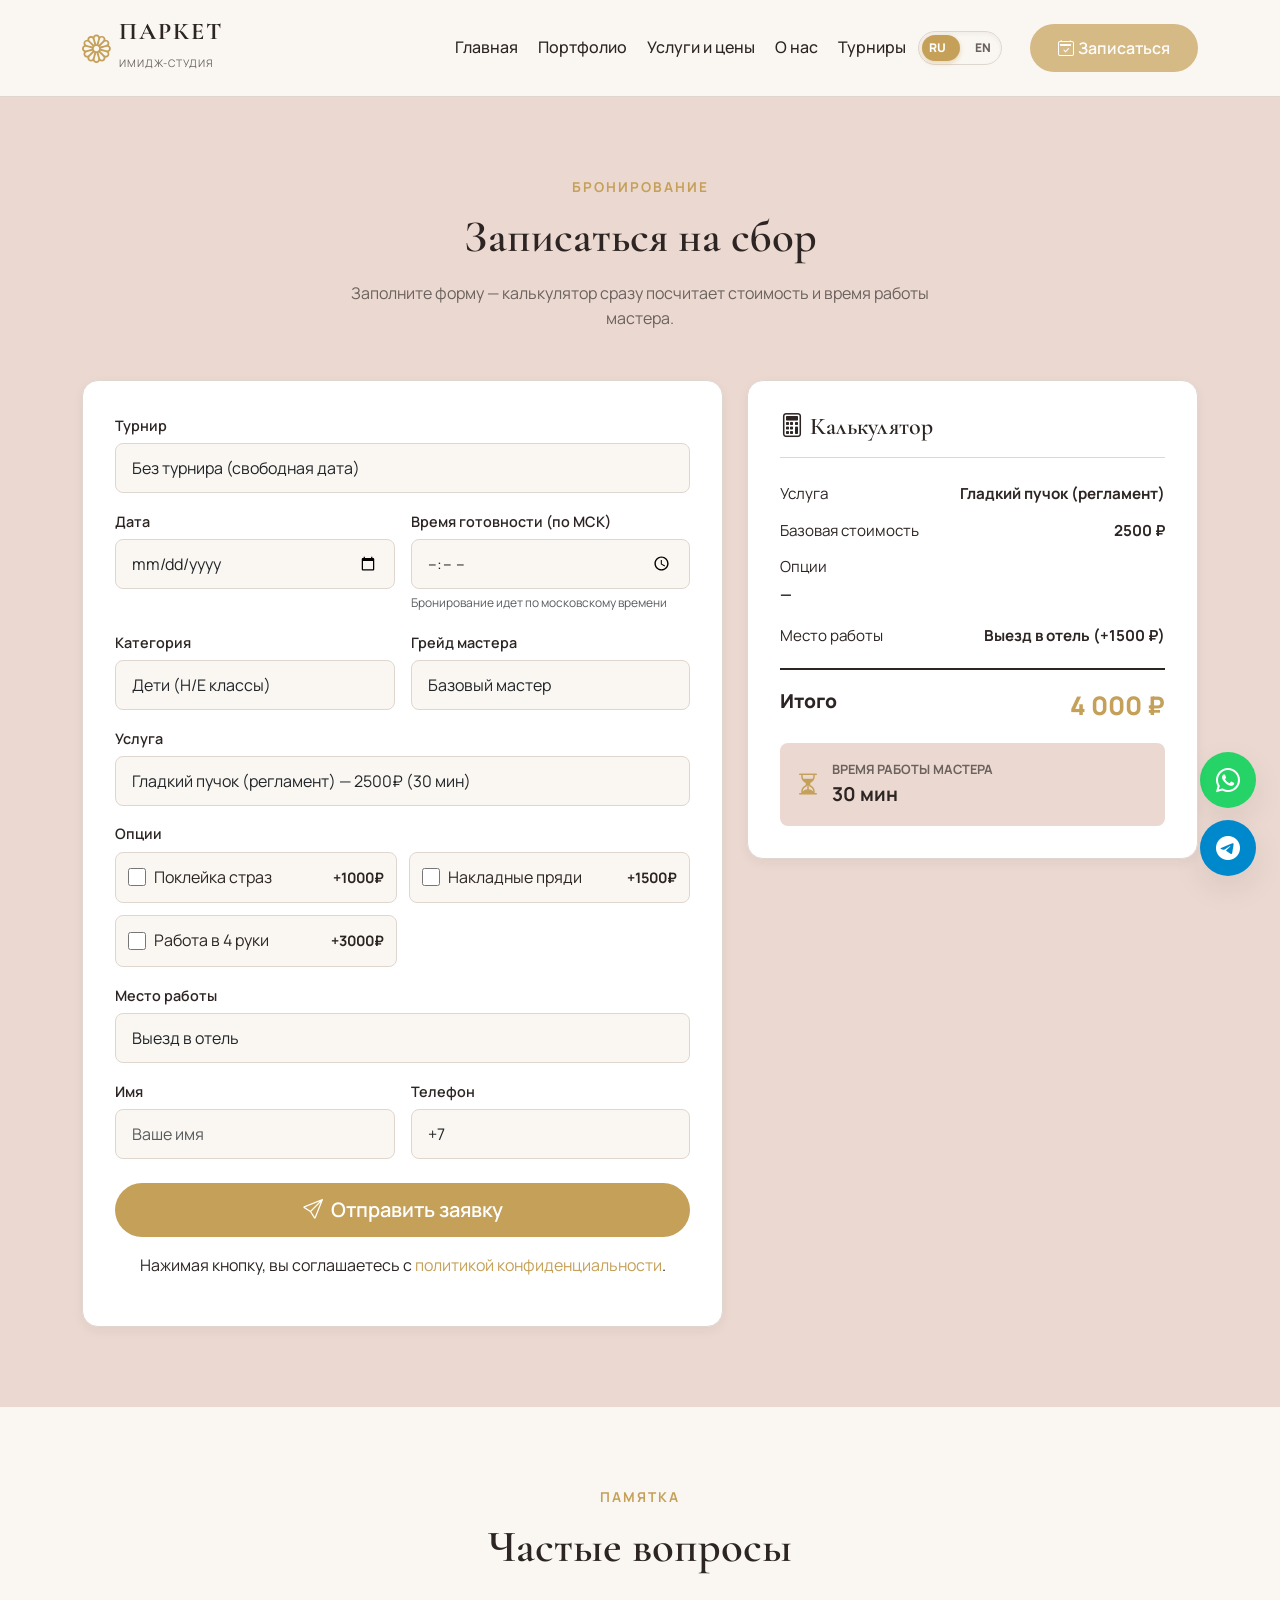
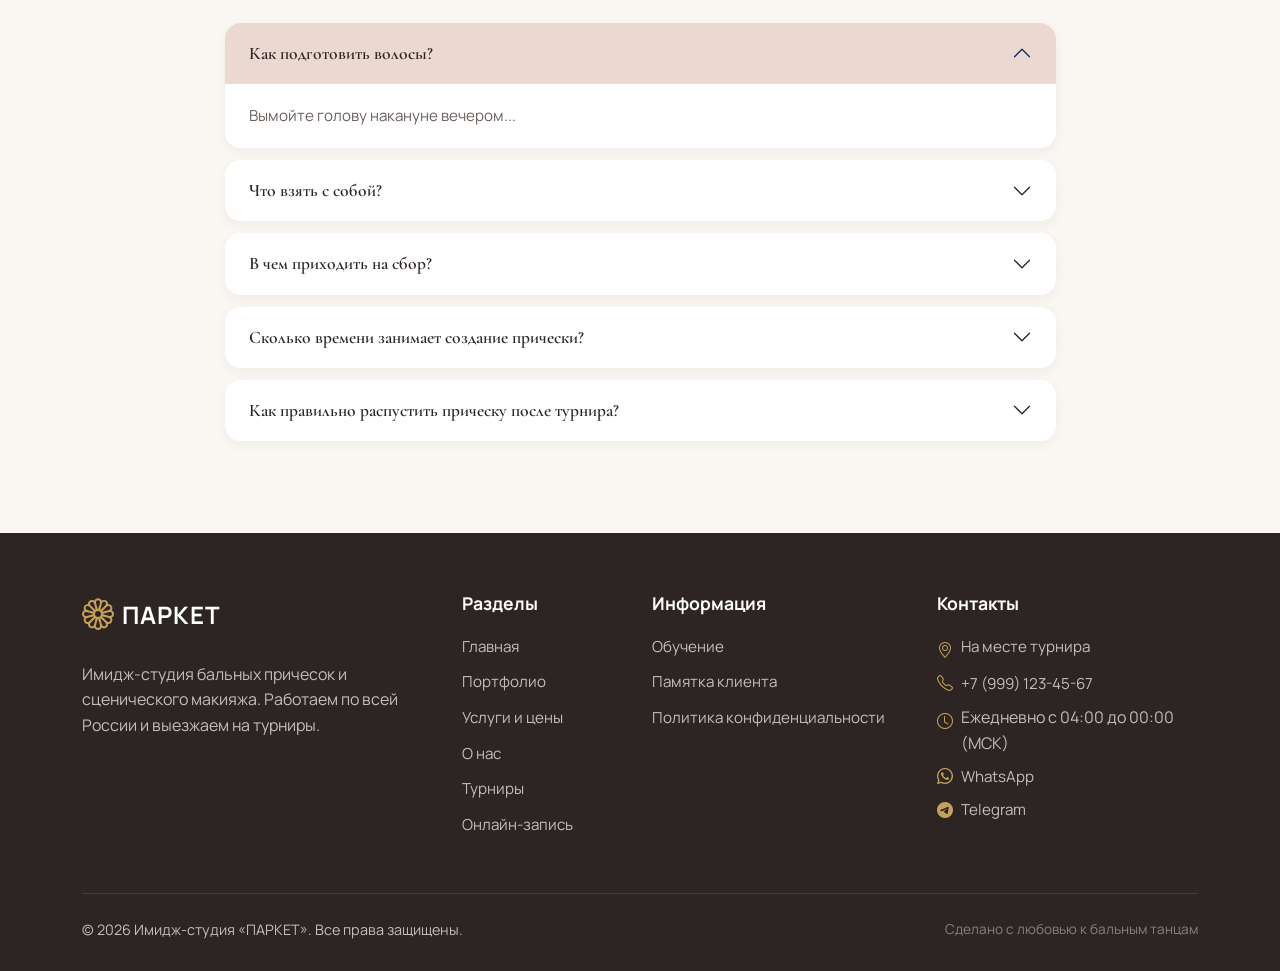
<file: booking.html>
<!DOCTYPE html>
<html lang="ru">
<head>
  <meta charset="UTF-8">
  <meta name="viewport" content="width=device-width, initial-scale=1, viewport-fit=cover">
  <title>Онлайн-запись — ПАРКЕТ</title>
  <link rel="icon" type="image/svg+xml" href="data:image/svg+xml,%3Csvg xmlns='http://www.w3.org/2000/svg' viewBox='0 0 16 16' fill='%23C5A059'%3E%3Cpath d='M6.174 1.184a2 2 0 0 1 3.652 0A2 2 0 0 1 12.99 3.01a2 2 0 0 1 1.826 3.164 2 2 0 0 1 0 3.652 2 2 0 0 1-1.826 3.164 2 2 0 0 1-3.164 1.826 2 2 0 0 1-3.652 0A2 2 0 0 1 3.01 12.99a2 2 0 0 1-1.826-3.164 2 2 0 0 1 0-3.652A2 2 0 0 1 3.01 3.01a2 2 0 0 1 3.164-1.826M8 1a1 1 0 0 0-1 1v2a1 1 0 1 0 2 0V2a1 1 0 0 0-1-1m5 2a1 1 0 0 0-1.414 0l-1.414 1.414a1 1 0 1 0 1.414 1.414L13 4.414A1 1 0 0 0 13 3m0 10a1 1 0 0 0-1-1h-2a1 1 0 1 0 0 2h2a1 1 0 0 0 1-1M8 15a1 1 0 0 0 1-1v-2a1 1 0 1 0-2 0v2a1 1 0 0 0 1 1M3 13a1 1 0 0 0 1.414 0l1.414-1.414a1 1 0 1 0-1.414-1.414L3 11.586A1 1 0 0 0 3 13m0-10a1 1 0 0 0 0 1.414l1.414 1.414a1 1 0 1 0 1.414-1.414L4.414 3A1 1 0 0 0 3 3'/%3E%3C/svg%3E">
  <link rel="preconnect" href="https://fonts.googleapis.com">
  <link rel="preconnect" href="https://fonts.gstatic.com" crossorigin>
  <link href="https://fonts.googleapis.com/css2?family=Cormorant+Garamond:ital,wght@0,400;0,500;0,600;0,700;1,400;1,600&family=Manrope:wght@300;400;500;600;700;800&display=swap" rel="stylesheet">
  <link href="https://cdn.jsdelivr.net/npm/bootstrap@5.3.3/dist/css/bootstrap.min.css" rel="stylesheet">
  <link href="https://cdn.jsdelivr.net/npm/bootstrap-icons@1.11.3/font/bootstrap-icons.min.css" rel="stylesheet">
  <link rel="stylesheet" href="css/style.css">
</head>
<body>

  <nav class="navbar navbar-expand-lg sticky-top site-navbar">
    <div class="container">
      <a class="navbar-brand d-flex align-items-center gap-2" href="index.html">
        <span class="brand-mark"><i class="bi bi-flower1"></i></span>
        <span class="brand-text">
          <span class="brand-title" data-cfg-text="brand.name">ПАРКЕТ</span>
          <span class="brand-sub" data-i18n="brand_sub">имидж-студия</span>
        </span>
      </a>
      <button class="navbar-toggler" type="button" data-bs-toggle="collapse" data-bs-target="#mainNav">
        <span class="navbar-toggler-icon"></span>
      </button>
      <div class="collapse navbar-collapse" id="mainNav">
        <ul class="navbar-nav ms-auto align-items-lg-center gap-lg-1">
            <li class="nav-item"><a class="nav-link" href="index.html" data-i18n="nav_home">Главная</a></li>
            <li class="nav-item"><a class="nav-link" href="portfolio.html" data-i18n="nav_portfolio">Портфолио</a></li>
            <li class="nav-item"><a class="nav-link" href="services.html" data-i18n="nav_services">Услуги и цены</a></li>
            <li class="nav-item"><a class="nav-link" href="about.html" data-i18n="nav_about">О нас</a></li>
            <li class="nav-item"><a class="nav-link" href="tournaments.html" data-i18n="nav_tournaments">Турниры</a></li>
                    <li class="nav-item me-lg-2 mt-3 mt-lg-0">
  <label class="lang-switch" for="langToggle">
    <input type="checkbox" id="langToggle">
    <span class="lang-slider"></span>
    <span class="lang-text lang-ru">RU</span>
    <span class="lang-text lang-en">EN</span>
  </label>
</li><li class="nav-item ms-lg-3 mt-3 mt-lg-0">
            <a class="btn btn-gold w-100" href="booking.html" style="opacity: 0.7; pointer-events: none;">
              <i class="bi bi-calendar2-check me-1"></i><span data-i18n="nav_book">Записаться</span>
            </a>
          </li>
        </ul>
      </div>
    </div>
  </nav>

  <section class="section section-alt" id="booking">
    <div class="container">
      <div class="section-head text-center">
        <p class="eyebrow" data-i18n="booking_eyebrow">Бронирование</p>
        <h2 class="section-title" data-i18n="booking_title">Записаться на сбор</h2>
        <p class="section-sub" data-i18n="booking_sub">Заполните форму — калькулятор сразу посчитает стоимость и время работы мастера.</p>
      </div>
      <div class="row g-4">
        <div class="col-lg-7">
          <form id="bookingForm" class="booking-form card-soft" novalidate>
            <div class="row g-3">
              <div class="col-12">
                <label class="form-label" for="tournamentSelect" data-i18n="tournament">Турнир</label>
                <select class="form-select" id="tournamentSelect"></select>
              </div>
              <div class="col-sm-6">
                <label class="form-label" for="bookingDate" data-i18n="date">Дата <span class="req">*</span></label>
                <input type="date" class="form-control" id="bookingDate" required>
                <div class="invalid-feedback">Укажите дату</div>
              </div>
              <div class="col-sm-6">
                <label class="form-label" for="readyTime" data-i18n="ready_time">Время готовности (по МСК) <span class="req">*</span></label>
                <input type="time" class="form-control" id="readyTime" required step="300">
                <div class="invalid-feedback">Укажите время</div>
                <small class="text-muted" style="font-size: 0.75rem;">Бронирование идет по московскому времени</small>
              </div>
              <div class="col-sm-6">
                <label class="form-label" for="dancerCategory" data-i18n="category">Категория</label>
                <select class="form-select" id="dancerCategory"></select>
              </div>
              <div class="col-sm-6">
                <label class="form-label" for="gradeSelect" data-i18n="grade">Грейд мастера</label>
                <select class="form-select" id="gradeSelect"></select>
              </div>
              <div class="col-12">
                <label class="form-label" for="serviceSelect" data-i18n="service">Услуга</label>
                <select class="form-select" id="serviceSelect"></select>
              </div>
              <div class="col-12">
                <span class="form-label d-block" data-i18n="options">Опции</span>
                <div class="options-grid" id="optionsList"></div>
              </div>
              <div class="col-12">
                <label class="form-label" for="locationSelect" data-i18n="location">Место работы</label>
                <select class="form-select" id="locationSelect"></select>
              </div>
              <div class="col-sm-6">
                <label class="form-label" for="clientName" data-i18n="name">Имя <span class="req">*</span></label>
                <input type="text" class="form-control" id="clientName" required placeholder="Ваше имя" autocomplete="name">
                <div class="invalid-feedback">Укажите имя</div>
              </div>
              <div class="col-sm-6">
                <label class="form-label" for="clientPhone" data-i18n="phone">Телефон <span class="req">*</span></label>
                <input type="tel" class="form-control" id="clientPhone" required 
                       value="+7 " maxlength="18" placeholder="+7 (___) ___-__-__" 
                       autocomplete="tel">
                <div class="invalid-feedback">Укажите телефон</div>
              </div>
              
              <div class="col-12 mt-4">
                <button type="submit" class="btn btn-gold btn-lg w-100">
                  <i class="bi bi-send me-2"></i><span data-i18n="send_request">Отправить заявку</span>
                </button>
                <p class="form-note text-center mt-3" data-i18n="privacy_note">
                  Нажимая кнопку, вы соглашаетесь с <a href="#" data-bs-toggle="modal" data-bs-target="#privacyModal">политикой конфиденциальности</a>.
                </p>
              </div>
            </div>
          </form>
        </div>
        
        <div class="col-lg-5">
          <aside class="calc-panel card-soft sticky-lg-top" style="top: 100px;">
            <h3 class="calc-title"><i class="bi bi-calculator"></i> <span data-i18n="calculator">Калькулятор</span></h3>
            <div class="calc-row"><span data-i18n="service">Услуга</span><strong id="calcService">—</strong></div>
            <div class="calc-row"><span data-i18n="base_price">Базовая стоимость</span><strong id="calcBase">—</strong></div>
            <div class="calc-row calc-row-stack">
              <span data-i18n="options">Опции</span><strong id="calcOptions">—</strong>
              <small class="calc-options-names" id="calcOptionsNames"></small>
            </div>
            <div class="calc-row"><span data-i18n="location">Место работы</span><strong id="calcLocation">—</strong></div>
            <div class="calc-row calc-total"><span data-i18n="total">Итого</span><strong id="calcTotal">0 ₽</strong></div>
            <div class="calc-time mt-3">
              <i class="bi bi-hourglass-split"></i>
              <div>
                <span class="calc-time-label" data-i18n="work_time">Время работы мастера</span>
                <strong id="calcTotalTime">—</strong>
              </div>
            </div>
          </aside>
        </div>
      </div>
    </div>
  </section>

  <section class="section" id="faq">
    <div class="container">
      <div class="section-head text-center">
        <p class="eyebrow" data-i18n="faq_eyebrow">Памятка</p>
        <h2 class="section-title" data-i18n="faq_title">Частые вопросы</h2>
      </div>
      <div class="row justify-content-center">
        <div class="col-lg-9">
          <div class="accordion faq-accordion" id="faqAccordion">
            
            <div class="accordion-item">
              <h3 class="accordion-header" id="faqHeading1">
                <button class="accordion-button" type="button" data-bs-toggle="collapse" data-bs-target="#faq1" aria-expanded="true" aria-controls="faq1" data-i18n="faq1_q">
                  Как подготовить волосы?
                </button>
              </h3>
              <div id="faq1" class="accordion-collapse collapse show" aria-labelledby="faqHeading1" data-bs-parent="#faqAccordion">
                <div class="accordion-body" data-i18n="faq1_a">
                  Вымойте голову накануне вечером (или утром, если волосы быстро жирнятся) обычным шампунем без масел и силиконов. Не наносите бальзам, маски и несмываемые средства на корни. Приходите с полностью сухими волосами — влажные пряди плохо держат форму и лак.
                </div>
              </div>
            </div>

            <div class="accordion-item">
              <h3 class="accordion-header" id="faqHeading2">
                <button class="accordion-button collapsed" type="button" data-bs-toggle="collapse" data-bs-target="#faq2" aria-expanded="false" aria-controls="faq2" data-i18n="faq2_q">
                  Что взять с собой?
                </button>
              </h3>
              <div id="faq2" class="accordion-collapse collapse" aria-labelledby="faqHeading2" data-bs-parent="#faqAccordion">
                <div class="accordion-body" data-i18n="faq2_a">
                  Возьмите с собой референс желаемой прически (фото или видео), сеточку в тон волос и декор, если он предусмотрен образом (стразы, заколки, цветы, перья). Все необходимые стайлинговые средства, шпильки и невидимки уже включены в стоимость работы.
                </div>
              </div>
            </div>

            <div class="accordion-item">
              <h3 class="accordion-header" id="faqHeading3">
                <button class="accordion-button collapsed" type="button" data-bs-toggle="collapse" data-bs-target="#faq3" aria-expanded="false" aria-controls="faq3" data-i18n="faq3_q">
                  В чем приходить на сбор?
                </button>
              </h3>
              <div id="faq3" class="accordion-collapse collapse" aria-labelledby="faqHeading3" data-bs-parent="#faqAccordion">
                <div class="accordion-body" data-i18n="faq3_a">
                  Наденьте одежду на молнии, пуговицах или с широким вырезом (рубашку, зип-худи, халат). Избегайте водолазок и свитеров, которые снимаются через голову — при переодевании в конкурсное платье они могут испортить укладку.
                </div>
              </div>
            </div>

            <div class="accordion-item">
              <h3 class="accordion-header" id="faqHeading4">
                <button class="accordion-button collapsed" type="button" data-bs-toggle="collapse" data-bs-target="#faq4" aria-expanded="false" aria-controls="faq4" data-i18n="faq4_q">
                  Сколько времени занимает создание прически?
                </button>
              </h3>
              <div id="faq4" class="accordion-collapse collapse" aria-labelledby="faqHeading4" data-bs-parent="#faqAccordion">
                <div class="accordion-body" data-i18n="faq4_a">
                  В среднем работа занимает от 30 до 60 минут в зависимости от длины, густоты волос и сложности элементов. Пожалуйста, приходите строго ко времени записи, чтобы мы успели собрать вас без спешки.
                </div>
              </div>
            </div>

            <div class="accordion-item">
              <h3 class="accordion-header" id="faqHeading5">
                <button class="accordion-button collapsed" type="button" data-bs-toggle="collapse" data-bs-target="#faq5" aria-expanded="false" aria-controls="faq5" data-i18n="faq5_q">
                  Как правильно распустить прическу после турнира?
                </button>
              </h3>
              <div id="faq5" class="accordion-collapse collapse" aria-labelledby="faqHeading5" data-bs-parent="#faqAccordion">
                <div class="accordion-body" data-i18n="faq5_a">
                  Не пытайтесь расчесать волосы «на сухую» — так их легко повредить. Сначала аккуратно снимите весь декор, шпильки и невидимки. Затем обильно нанесите на волосы бальзам или маску, подержите 5–10 минут, чтобы размягчить лак, и только после этого смойте теплой водой с шампунем.
                </div>
              </div>
            </div>

          </div>
        </div>
      </div>
    </div>
  </section>

  <footer class="site-footer">
    <div class="container">
      <div class="row g-4">
        <div class="col-lg-4 col-md-6">
          <div class="footer-brand d-flex align-items-center gap-2 mb-4">
            <span class="text-gold fs-3"><i class="bi bi-flower1"></i></span>
            <h4 class="footer-title mb-0" data-cfg-text="brand.name">ПАРКЕТ</h4>
          </div>
          <p class="footer-text mb-4" data-i18n="footer_text">Имидж-студия бальных причесок и сценического макияжа. Работаем по всей России и выезжаем на турниры.</p>
        </div>
        <div class="col-lg-2 col-md-6 col-6">
          <h4 class="footer-title" data-i18n="sections">Разделы</h4>
          <ul class="footer-nav list-unstyled">
            <li><a href="index.html" data-i18n="footer_home">Главная</a></li>
            <li><a href="portfolio.html" data-i18n="footer_portfolio">Портфолио</a></li>
            <li><a href="services.html" data-i18n="footer_services">Услуги и цены</a></li>
            <li><a href="about.html" data-i18n="footer_about">О нас</a></li>
            <li><a href="tournaments.html" data-i18n="footer_tournaments">Турниры</a></li>
            <li><a href="booking.html" data-i18n="footer_booking">Онлайн-запись</a></li>
          </ul>
        </div>
        <div class="col-lg-3 col-md-6 col-6">
          <h4 class="footer-title" data-i18n="information">Информация</h4>
          <ul class="footer-nav list-unstyled">
            <li><a href="services.html#education" data-i18n="education_link">Обучение</a></li>
            <li><a href="booking.html#faq" data-i18n="client_note">Памятка клиента</a></li>
            <li><a href="#" data-bs-toggle="modal" data-bs-target="#privacyModal" data-i18n="privacy_link">Политика конфиденциальности</a></li>
          </ul>
        </div>
        <div class="col-lg-3 col-md-6">
          <h4 class="footer-title" data-i18n="contacts">Контакты</h4>
          <ul class="footer-nav list-unstyled">
            <li class="mb-2 d-flex align-items-start gap-2">
              <i class="bi bi-geo-alt text-gold mt-1"></i>
              <span><a href="#" data-cfg-href="contacts.venueLink"><span data-cfg-text="contacts.venueText" data-i18n="footer_venue">На месте турнира</span></a></span>
            </li>
            <li class="mb-2 d-flex align-items-center gap-2">
              <i class="bi bi-telephone text-gold"></i>
              <a href="#" data-cfg-href="contacts.phoneLink"><span data-cfg-text="contacts.phone">+7 (999) 123-45-67</span></a>
            </li>
            <li class="mb-2 d-flex align-items-start gap-2">
              <i class="bi bi-clock text-gold mt-1"></i>
              <span data-i18n="working_hours">Ежедневно с 04:00 до 00:00 (МСК)</span>
            </li>
            <li class="mb-2 d-flex align-items-center gap-2">
              <i class="bi bi-whatsapp text-gold"></i>
              <a href="#" data-cfg-href="links.whatsapp" target="_blank" rel="noopener">WhatsApp</a>
            </li>
            <li class="d-flex align-items-center gap-2">
              <i class="bi bi-telegram text-gold"></i>
              <a href="#" data-cfg-href="links.telegram" target="_blank" rel="noopener">Telegram</a>
            </li>
          </ul>
        </div>
      </div>
      <div class="footer-bottom">
        <div class="row align-items-center">
          <div class="col-md-6 text-center text-md-start">
            <p class="mb-0" data-i18n="copyright">&copy; 2026 Имидж-студия «ПАРКЕТ». Все права защищены.</p>
          </div>
          <div class="col-md-6 text-center text-md-end mt-2 mt-md-0">
            <p class="mb-0" style="font-size: 0.85rem; opacity: 0.6;"><span data-i18n="footer_love">Сделано с любовью к бальным танцам</span></p>
          </div>
        </div>
      </div>
    </div>
  </footer>

  <div class="fab-container">
    <a href="#" class="fab fab-wa" data-cfg-href="links.whatsapp" target="_blank"><i class="bi bi-whatsapp"></i></a>
    <a href="#" class="fab fab-tg" data-cfg-href="links.telegram" target="_blank"><i class="bi bi-telegram"></i></a>
  </div>

  <div class="modal fade" id="successModal" tabindex="-1" aria-hidden="true">
    <div class="modal-dialog modal-dialog-centered">
      <div class="modal-content">
        <div class="modal-header">
          <h5 class="modal-title" data-i18n="success_title">Заявка сформирована</h5>
          <button type="button" class="btn-close" data-bs-dismiss="modal" aria-label="Закрыть"></button>
        </div>
        <div class="modal-body">
          <div class="d-flex justify-content-between align-items-center mb-2 flex-wrap gap-2">
            <p class="mb-0 text-muted" data-i18n="success_check">Проверьте детали и отправьте заявку:</p>
            <span class="badge bg-secondary" id="copyHint" style="cursor: pointer; user-select: none;" data-i18n="copy_text">Копировать текст</span>
          </div>
          <pre id="modalSummary" class="p-3 bg-light rounded" style="white-space: pre-wrap; font-size: 0.9rem; cursor: pointer; transition: background-color 0.3s;" title="Нажмите, чтобы скопировать текст"></pre>
        </div>
        <div class="modal-footer flex-column">
          <a href="#" id="modalSendWa" class="btn btn-success w-100" target="_blank"><i class="bi bi-whatsapp me-2"></i><span data-i18n="send_wa">Отправить в WhatsApp</span></a>
          <a href="#" id="modalSendTg" class="btn btn-primary w-100" target="_blank"><i class="bi bi-telegram me-2"></i><span data-i18n="send_tg">Отправить в Telegram</span></a>
        </div>
      </div>
    </div>
  </div>

  <div class="modal fade" id="privacyModal" tabindex="-1" aria-hidden="true">
    <div class="modal-dialog modal-lg modal-dialog-scrollable">
      <div class="modal-content">
        <div class="modal-header"><h5 class="modal-title" data-i18n="privacy_title">Политика конфиденциальности</h5><button type="button" class="btn-close" data-bs-dismiss="modal"></button></div>
        <div class="modal-body" style="font-size: 0.95rem;">
          <p><strong>1. Общие положения</strong><br>Настоящая политика обработки персональных данных составлена в соответствии с требованиями Федерального закона от 27.07.2006 №152-ФЗ «О персональных данных».</p>
          <p><strong>2. Какие данные мы собираем</strong><br>Оставляя заявку на сайте, вы предоставляете нам: Имя, номер телефона.</p>
          <p><strong>3. Цели обработки данных</strong><br>Ваши данные используются исключительно для связи с вами с целью подтверждения записи.</p>
        </div>
        <div class="modal-footer"><button type="button" class="btn btn-gold w-100" data-bs-dismiss="modal" data-i18n="understood">Понятно</button></div>
      </div>
    </div>
  </div>

  <script src="https://cdn.jsdelivr.net/npm/bootstrap@5.3.3/dist/js/bootstrap.bundle.min.js"></script>
  <script src="js/config.js"></script>
  <script src="js/lang.js"></script>
  <script src="js/main.js"></script>
</body>
</html>
</file>
<file: css/style.css>
/* =========================================
   ДИЗАЙН-СИСТЕМА И ПЕРЕМЕННЫЕ
   ========================================= */
:root {
  --bg-main: #FAF7F2;
  --bg-secondary: #EBD8D0;
  --accent-gold: #C5A059;
  --accent-gold-hover: #B08D4A;
  --text-primary: #2C2523;
  --text-muted: #6B625E;
  --white: #FFFFFF;
  --border-color: #E0D6D0;
  
  --font-headings: 'Cormorant Garamond', serif;
  --font-body: 'Manrope', sans-serif;
  
  --radius-sm: 8px;
  --radius-md: 16px;
  --radius-lg: 24px;
  --shadow-sm: 0 4px 12px rgba(44, 37, 35, 0.05);
  --shadow-md: 0 12px 32px rgba(44, 37, 35, 0.08);
  --transition: all 0.3s ease;
}

/* Базовые настройки */
body {
  font-family: var(--font-body);
  background-color: var(--bg-main);
  color: var(--text-primary);
  line-height: 1.6;
  -webkit-font-smoothing: antialiased;
}

h1, h2, h3, h4, h5, h6, .brand-title {
  font-family: var(--font-headings);
  font-weight: 600;
  color: var(--text-primary);
}

a { color: var(--accent-gold); text-decoration: none; transition: var(--transition); }
a:hover { color: var(--accent-gold-hover); }

/* Кнопки */
.btn-gold {
  background-color: var(--accent-gold);
  color: var(--white);
  font-weight: 600;
  border: none;
  padding: 12px 28px;
  border-radius: 50px;
  transition: var(--transition);
}
.btn-gold:hover {
  background-color: var(--accent-gold-hover);
  color: var(--white);
  transform: translateY(-2px);
  box-shadow: 0 8px 20px rgba(197, 160, 89, 0.3);
}
.btn-outline-dark-soft {
  border: 2px solid var(--text-primary);
  color: var(--text-primary);
  font-weight: 600;
  padding: 10px 26px;
  border-radius: 50px;
  transition: var(--transition);
}
.btn-outline-dark-soft:hover {
  background-color: var(--text-primary);
  color: var(--white);
}

/* Шапка */
.site-navbar {
  background-color: rgba(250, 247, 242, 0.95);
  backdrop-filter: blur(10px);
  border-bottom: 1px solid var(--border-color);
  padding: 15px 0;
}
.brand-mark { font-size: 1.8rem; color: var(--accent-gold); }
.brand-title { font-size: 1.5rem; letter-spacing: 2px; display: block; line-height: 1; font-weight: 700; }
.brand-sub { font-size: 0.65rem; text-transform: uppercase; letter-spacing: 1px; color: var(--text-muted); }
.nav-link { 
  font-weight: 500; 
  color: var(--text-primary); 
  padding: 8px 16px; 
  border-radius: 50px; /* Делаем скругленные углы */
  transition: var(--transition); 
}
.nav-link:hover { 
  color: var(--accent-gold); 
}

/* АКТИВНАЯ СТРАНИЦА (Затемнение/подсветка) */
.nav-link.active { 
  color: var(--accent-gold); 
  font-weight: 700; 
  background-color: rgba(197, 160, 89, 0.15); /* Легкий золотистый фон */
}

/* Секции */
.section { padding: 80px 0; }
.section-alt { background-color: var(--bg-secondary); }
.section-head { margin-bottom: 48px; }
.eyebrow { text-transform: uppercase; letter-spacing: 2px; font-size: 0.85rem; font-weight: 700; color: var(--accent-gold); margin-bottom: 12px; }
.section-title { font-size: 2.8rem; margin-bottom: 16px; }
.section-sub { color: var(--text-muted); max-width: 600px; margin: 0 auto; }
.section-subtitle { font-size: 2rem; margin-bottom: 10px; }

/* Hero */
.hero { padding: 80px 0; overflow: hidden; }
.hero-full { min-height: 100vh; display: flex; align-items: center; padding: 60px 0; position: relative; }
.hero-title { font-size: clamp(2.5rem, 5vw, 4.5rem); line-height: 1.1; margin-bottom: 24px; }
.hero-title em { color: var(--accent-gold); font-style: italic; }
.hero-lead { font-size: 1.1rem; color: var(--text-muted); margin-bottom: 32px; max-width: 90%; }
.hero-actions { display: flex; gap: 16px; flex-wrap: wrap; margin-bottom: 32px; }
.hero-media { position: relative; border-radius: var(--radius-lg); overflow: hidden; box-shadow: var(--shadow-md); }
.hero-media-badge {
  position: absolute; bottom: 20px; right: 20px; background: var(--white);
  padding: 16px 24px; border-radius: var(--radius-md); box-shadow: var(--shadow-sm);
  display: flex; align-items: center; gap: 16px;
}
.hmb-num { font-family: var(--font-headings); font-size: 3rem; font-weight: 700; color: var(--accent-gold); line-height: 1; }
.hmb-text { font-size: 0.85rem; font-weight: 600; line-height: 1.3; }

/* Блок доверия */
.trust-strip { background: var(--text-primary); color: var(--white); padding: 40px 0; }
.trust-item { text-align: center; }
.trust-num { display: block; font-family: var(--font-headings); font-size: 2.5rem; font-weight: 700; color: var(--accent-gold); line-height: 1; }
.trust-label { font-size: 0.9rem; opacity: 0.8; margin-top: 8px; display: block; }

/* Прайс-лист */
.price-tabs { justify-content: center; border-bottom: none; gap: 8px; margin-bottom: 32px; flex-wrap: wrap; }
.price-tabs .nav-link {
  border: 1px solid var(--border-color); border-radius: 50px; padding: 10px 24px;
  background: var(--white); color: var(--text-primary); font-weight: 600;
}
.price-tabs .nav-link.active {
  background: var(--accent-gold); color: var(--white); border-color: var(--accent-gold);
}
.price-card {
  background: var(--white); border-radius: var(--radius-md); padding: 24px;
  border: 1px solid var(--border-color); display: flex; justify-content: space-between;
  align-items: center; margin-bottom: 16px; transition: var(--transition);
}
.price-card:hover { border-color: var(--accent-gold); box-shadow: var(--shadow-sm); }
.price-info h5 { margin-bottom: 4px; font-size: 1.2rem; font-family: var(--font-body); font-weight: 700; }
.price-info p { margin: 0; font-size: 0.9rem; color: var(--text-muted); }
.price-val { text-align: right; }
.price-amount { display: block; font-size: 1.4rem; font-weight: 800; color: var(--accent-gold); }
.price-time { font-size: 0.85rem; color: var(--text-muted); background: var(--bg-secondary); padding: 2px 8px; border-radius: 4px; display: inline-block; margin-top: 4px; }

/* Модификаторы */
.price-modifiers { display: grid; grid-template-columns: repeat(auto-fit, minmax(250px, 1fr)); gap: 16px; }
.modifier-card { background: var(--white); padding: 20px; border-radius: var(--radius-md); border: 1px solid var(--border-color); text-align: center; }
.modifier-card h6 { font-size: 1rem; font-weight: 700; margin-bottom: 8px; }
.modifier-card .price { color: var(--accent-gold); font-weight: 700; }

/* Турниры */
.tournament-card { background: var(--white); border-radius: var(--radius-md); padding: 24px; height: 100%; border: 1px solid var(--border-color); display: flex; flex-direction: column; transition: var(--transition); }
.tournament-card:hover { box-shadow: var(--shadow-md); transform: translateY(-4px); }
.t-date { font-weight: 700; color: var(--accent-gold); margin-bottom: 8px; font-size: 0.9rem; }
.t-title { font-size: 1.3rem; margin-bottom: 12px; }
.t-loc { font-size: 0.9rem; color: var(--text-muted); margin-bottom: 20px; flex-grow: 1; }
.t-loc i { margin-right: 4px; }

/* Ссылка на карту в карточке турнира */
.t-loc .map-link {
  color: var(--text-muted);
  text-decoration: none;
  border-bottom: 1px dashed var(--border-color);
  transition: var(--transition);
}

.t-loc .map-link:hover {
  color: var(--accent-gold);
  border-bottom-color: var(--accent-gold);
}

/* Портфолио */
.portfolio-filters { display: flex; flex-wrap: wrap; gap: 24px; margin-bottom: 32px; justify-content: center; }
.filter-group { display: flex; align-items: center; gap: 12px; flex-wrap: wrap; }
.filter-label { font-weight: 700; font-size: 0.9rem; text-transform: uppercase; letter-spacing: 1px; }
.filter-buttons { display: flex; gap: 8px; flex-wrap: wrap; }
.filter-btn { background: none; border: 1px solid var(--border-color); padding: 6px 16px; border-radius: 50px; font-size: 0.9rem; cursor: pointer; transition: var(--transition); }
.filter-btn.is-active { background: var(--text-primary); color: var(--white); border-color: var(--text-primary); }
.portfolio-card { border-radius: var(--radius-md); overflow: hidden; position: relative; cursor: pointer; }
.portfolio-card img { width: 100%; height: 350px; object-fit: cover; transition: transform 0.5s ease; }
.portfolio-card:hover img { transform: scale(1.2); }
.portfolio-badge { position: absolute; top: 16px; left: 16px; background: var(--white); padding: 4px 12px; border-radius: 50px; font-size: 0.75rem; font-weight: 700; text-transform: uppercase; }
.portfolio-preview-card { position: relative; border-radius: var(--radius-md); overflow: hidden; height: 300px; }
.portfolio-preview-card img { width: 100%; height: 100%; object-fit: cover; transition: transform 0.5s ease; }
.portfolio-preview-card:hover img { transform: scale(1.05); }

/* Форма */
.card-soft { background: var(--white); border-radius: var(--radius-md); padding: 32px; box-shadow: var(--shadow-sm); border: 1px solid var(--border-color); }
.form-control, .form-select { border-radius: var(--radius-sm); padding: 12px 16px; border: 1px solid var(--border-color); background: var(--bg-main); }
.form-control:focus, .form-select:focus { border-color: var(--accent-gold); box-shadow: 0 0 0 0.25rem rgba(197, 160, 89, 0.25); }
.form-label { font-weight: 600; font-size: 0.9rem; margin-bottom: 6px; }
.req { color: red; }
.options-grid { display: grid; grid-template-columns: 1fr 1fr; gap: 12px; }
.option-checkbox { display: flex; align-items: center; gap: 8px; background: var(--bg-main); padding: 12px; border-radius: var(--radius-sm); border: 1px solid var(--border-color); cursor: pointer; transition: var(--transition); }
.option-checkbox:has(input:checked) { border-color: var(--accent-gold); background: rgba(197, 160, 89, 0.05); }
.option-checkbox input { accent-color: var(--accent-gold); width: 18px; height: 18px; }
.option-price { margin-left: auto; font-weight: 700; font-size: 0.9rem; }

/* Калькулятор */
.calc-title { font-size: 1.5rem; margin-bottom: 24px; border-bottom: 1px solid var(--border-color); padding-bottom: 16px; }
.calc-row { display: flex; justify-content: space-between; margin-bottom: 12px; font-size: 0.95rem; }
.calc-row-stack { flex-direction: column; gap: 4px; }
.calc-options-names { font-size: 0.8rem; color: var(--text-muted); }
.calc-total { border-top: 2px solid var(--text-primary); margin-top: 20px; padding-top: 16px; font-size: 1.2rem; font-weight: 800; }
.calc-total strong { color: var(--accent-gold); font-size: 1.6rem; }
.calc-time { background: var(--bg-secondary); padding: 16px; border-radius: var(--radius-sm); display: flex; align-items: center; gap: 12px; margin-top: 24px; }
.calc-time i { font-size: 1.5rem; color: var(--accent-gold); }
.calc-time-label { display: block; font-size: 0.8rem; text-transform: uppercase; font-weight: 700; color: var(--text-muted); }
.calc-time strong { font-size: 1.2rem; }

/* Обучение */
.edu-tag { background: var(--accent-gold); color: var(--white); padding: 4px 12px; border-radius: 50px; font-size: 0.75rem; font-weight: 700; text-transform: uppercase; display: inline-block; margin-bottom: 12px; }
.edu-title { font-size: 1.5rem; margin-bottom: 12px; }
.edu-meta { background: var(--bg-main); padding: 16px; border-radius: var(--radius-sm); font-size: 0.95rem; border: 1px solid var(--border-color); }
.edu-meta-item { margin-bottom: 8px; font-weight: 600; color: var(--text-primary); }
.edu-meta-item:last-child { margin-bottom: 0; }

/* Преимущества */
.advantage-card { text-align: center; padding: 32px 24px; background: var(--white); border-radius: var(--radius-md); border: 1px solid var(--border-color); transition: var(--transition); height: 100%; }
.advantage-card:hover { transform: translateY(-5px); box-shadow: var(--shadow-md); border-color: var(--accent-gold); }
.advantage-icon { font-size: 2.5rem; color: var(--accent-gold); margin-bottom: 20px; display: inline-block; }
.advantage-title { font-size: 1.2rem; margin-bottom: 12px; font-weight: 700; }
.advantage-text { font-size: 0.95rem; color: var(--text-muted); margin: 0; }

/* CTA Секция */
.cta-section { background: var(--text-primary); color: var(--white); padding: 80px 0; position: relative; overflow: hidden; }
.cta-title { color: var(--white); font-size: 2.5rem; margin-bottom: 16px; }
.cta-text { color: rgba(255,255,255,0.7); font-size: 1.1rem; margin-bottom: 32px; }

/* FAQ */
.faq-accordion .accordion-item { border: none; margin-bottom: 12px; border-radius: var(--radius-md) !important; overflow: hidden; box-shadow: var(--shadow-sm); }
.faq-accordion .accordion-button { font-weight: 600; font-size: 1.1rem; padding: 20px 24px; background: var(--white); color: var(--text-primary); }
.faq-accordion .accordion-button:not(.collapsed) { background: var(--bg-secondary); color: var(--text-primary); }
.faq-accordion .accordion-body { padding: 20px 24px; font-size: 0.95rem; color: var(--text-muted); background: var(--white); }

/* Футер */
.site-footer { background: var(--text-primary); color: rgba(255, 255, 255, 0.7); padding: 60px 0 30px; }
.footer-title { color: var(--white); font-family: var(--font-body); font-size: 1.1rem; margin-bottom: 20px; font-weight: 700; }
.footer-nav li { margin-bottom: 10px; }
.footer-nav a { color: rgba(255, 255, 255, 0.7); font-size: 0.95rem; transition: var(--transition); display: inline-block; }
.footer-nav a:hover { color: var(--accent-gold); transform: translateX(3px); }
.footer-bottom { border-top: 1px solid rgba(255, 255, 255, 0.1); margin-top: 40px; padding-top: 24px; font-size: 0.9rem; }
.footer-brand { display: flex; align-items: center; }
.footer-brand .bi-flower1 { font-size: 2rem; line-height: 1; }
.footer-brand .footer-title { margin-bottom: 0; font-size: 1.5rem; letter-spacing: 1px; }


/* Плавающие кнопки */
.fab-container { position: fixed; bottom: 24px; right: 24px; display: flex; flex-direction: column; gap: 12px; z-index: 1000; }
.fab { width: 56px; height: 56px; border-radius: 50%; display: flex; align-items: center; justify-content: center; font-size: 1.5rem; color: var(--white); box-shadow: var(--shadow-md); transition: var(--transition); }
.fab:hover { transform: scale(1.1); color: var(--white); }
.fab-wa { background-color: #25D366; }
.fab-tg { background-color: #0088cc; }

/* Вспомогательные классы */
.text-gold { color: var(--accent-gold); }

/* Мобильная адаптация */
@media (max-width: 991px) {
  .hero, .hero-full { padding: 40px 0; min-height: auto; }
  .hero-title { font-size: 2.5rem; }
  .section { padding: 60px 0; }
  .section-title { font-size: 2.2rem; }
  .options-grid { grid-template-columns: 1fr; }
  .portfolio-filters { flex-direction: column; align-items: flex-start; gap: 16px; }
  .hero-media-badge { bottom: 10px; right: 10px; padding: 10px 16px; }
  .hmb-num { font-size: 2rem; }
  .footer-brand { justify-content: center; }
  .footer-title, .footer-text, .footer-nav { text-align: center; }
  .footer-nav a:hover { transform: none; }
}

/* Интерактивная карта */
#map {
  height: 500px; /* Высота карты */
  width: 100%;
  border-radius: var(--radius-md);
  box-shadow: var(--shadow-md);
  border: 1px solid var(--border-color);
  z-index: 1; /* Чтобы карта не перекрывала шапку сайта */
}

/* Кастомный маркер (иконка) */
.custom-map-icon {
  display: flex;
  justify-content: center;
  align-items: center;
  color: var(--accent-gold);
  font-size: 1.5rem;
  text-shadow: 0 2px 4px rgba(0,0,0,0.3);
}

/* Стили для всплывающего окна (Popup) */
.leaflet-popup-content-wrapper {
  border-radius: var(--radius-sm);
  font-family: var(--font-body);
}
.leaflet-popup-content {
  margin: 12px 16px;
  font-size: 0.95rem;
  color: var(--text-primary);
}
.leaflet-popup-content b {
  color: var(--accent-gold);
  font-size: 1.1rem;
  display: block;
  margin-bottom: 4px;
  font-family: var(--font-headings);
}

@media (max-width: 767px) {
  #map { height: 350px; } /* На телефонах карта чуть ниже */
}

/* Стили для карточки турнира с изображением */
.tournament-card {
  display: flex;
  flex-direction: column;
  overflow: hidden; /* Чтобы картинка не вылезала за скругленные углы */
  padding: 0; /* Убираем внутренние отступы у самой карточки */
}

.tournament-image {
  width: 100%;
  height: 180px; /* Фиксированная высота для всех картинок */
  object-fit: cover; /* Картинка заполняет блок, обрезаясь по краям */
  border-bottom: 1px solid var(--border-color); /* Тонкая линия-разделитель */
}

.tournament-content {
  padding: 24px; /* Возвращаем отступы для текстовой части */
  display: flex;
  flex-direction: column;
  flex-grow: 1; /* Чтобы кнопка всегда была прижата к низу */
}

/* Переключатель языка (Toggle Switch) */
.lang-switch {
  position: relative;
  display: inline-block;
  width: 84px;
  height: 34px;
  margin: 0;
  cursor: pointer;
  user-select: none;
}

.lang-switch input {
  opacity: 0;
  width: 0;
  height: 0;
}

.lang-slider {
  position: absolute;
  top: 0; left: 0; right: 0; bottom: 0;
  background-color: var(--bg-main);
  border: 1px solid var(--border-color);
  border-radius: 50px;
  transition: .3s;
  box-shadow: inset 0 2px 4px rgba(44, 37, 35, 0.05);
}

/* Золотой ползунок */
.lang-slider::before {
  position: absolute;
  content: "";
  height: 26px;
  width: 38px;
  left: 3px;
  bottom: 3px;
  background-color: var(--accent-gold);
  border-radius: 50px;
  transition: .3s cubic-bezier(0.4, 0.0, 0.2, 1);
  box-shadow: 0 2px 5px rgba(197, 160, 89, 0.4);
  z-index: 1;
}

/* Движение ползунка вправо (для EN) */
.lang-switch input:checked + .lang-slider::before {
  transform: translateX(38px);
}

/* Текст внутри переключателя */
.lang-text {
  position: absolute;
  top: 50%;
  transform: translateY(-50%);
  font-family: var(--font-body);
  font-size: 0.75rem;
  font-weight: 800;
  transition: .3s;
  z-index: 2;
  pointer-events: none;
}

/* Позиции текста */
.lang-ru { left: 11px; }
.lang-en { right: 11px; }

/* Цвета текста по умолчанию (когда выбран RU) */
.lang-ru { color: var(--white); }
.lang-en { color: var(--text-muted); }

/* Цвета текста, когда выбран EN */
.lang-switch input:checked ~ .lang-ru { color: var(--text-muted); }
.lang-switch input:checked ~ .lang-en { color: var(--white); }
</file>
